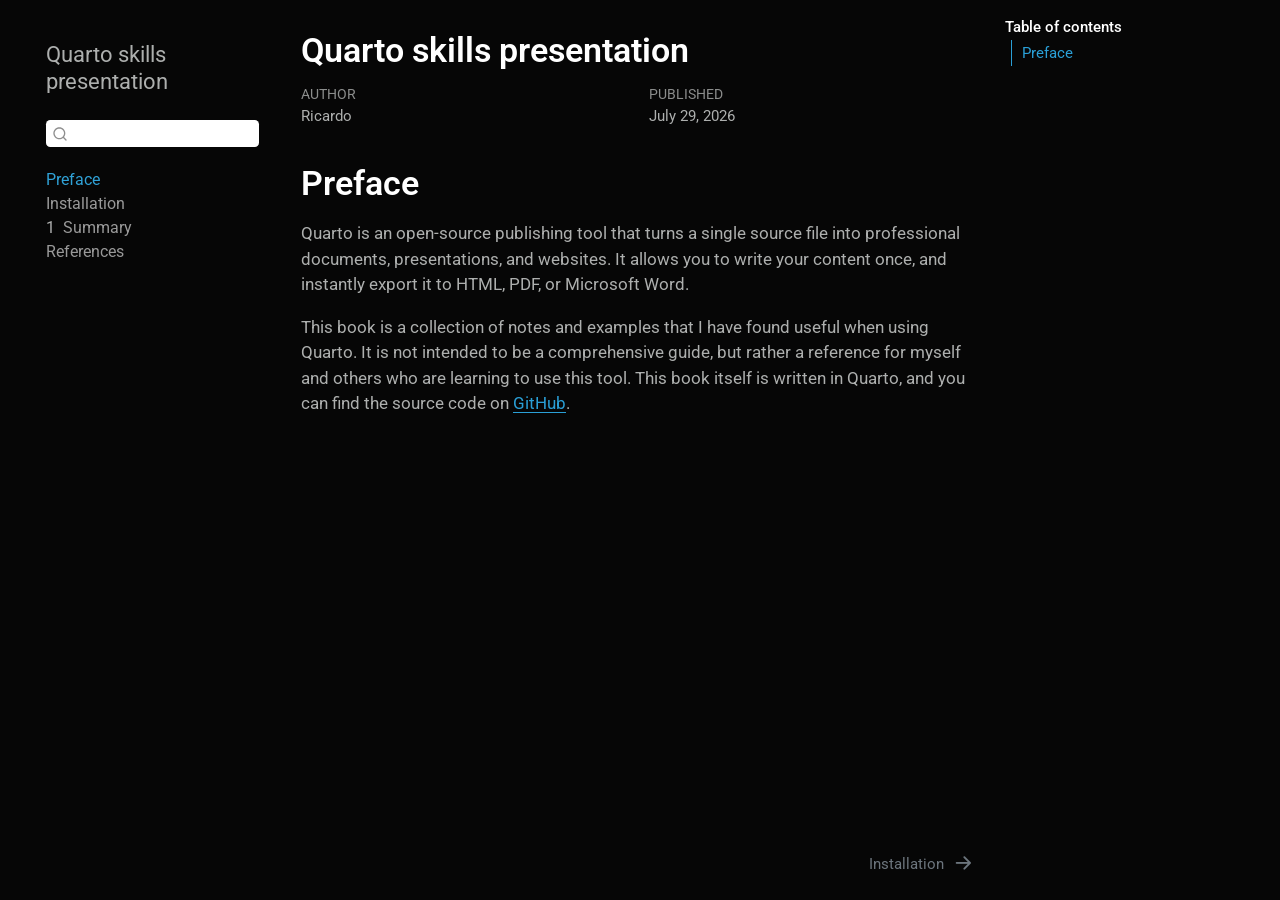
<file: _book/index.html>
<!DOCTYPE html>
<html xmlns="http://www.w3.org/1999/xhtml" lang="en" xml:lang="en"><head>

<meta charset="utf-8">
<meta name="generator" content="quarto-1.8.25">

<meta name="viewport" content="width=device-width, initial-scale=1.0, user-scalable=yes">

<meta name="author" content="Ricardo">
<meta name="dcterms.date" content="2026-07-29">

<title>Quarto skills presentation</title>
<style>
code{white-space: pre-wrap;}
span.smallcaps{font-variant: small-caps;}
div.columns{display: flex; gap: min(4vw, 1.5em);}
div.column{flex: auto; overflow-x: auto;}
div.hanging-indent{margin-left: 1.5em; text-indent: -1.5em;}
ul.task-list{list-style: none;}
ul.task-list li input[type="checkbox"] {
  width: 0.8em;
  margin: 0 0.8em 0.2em -1em; /* quarto-specific, see https://github.com/quarto-dev/quarto-cli/issues/4556 */ 
  vertical-align: middle;
}
</style>


<script src="site_libs/quarto-nav/quarto-nav.js"></script>
<script src="site_libs/quarto-nav/headroom.min.js"></script>
<script src="site_libs/clipboard/clipboard.min.js"></script>
<script src="site_libs/quarto-search/autocomplete.umd.js"></script>
<script src="site_libs/quarto-search/fuse.min.js"></script>
<script src="site_libs/quarto-search/quarto-search.js"></script>
<meta name="quarto:offset" content="./">
<link href="./intro.html" rel="next">
<script src="site_libs/quarto-html/quarto.js" type="module"></script>
<script src="site_libs/quarto-html/tabsets/tabsets.js" type="module"></script>
<script src="site_libs/quarto-html/axe/axe-check.js" type="module"></script>
<script src="site_libs/quarto-html/popper.min.js"></script>
<script src="site_libs/quarto-html/tippy.umd.min.js"></script>
<script src="site_libs/quarto-html/anchor.min.js"></script>
<link href="site_libs/quarto-html/tippy.css" rel="stylesheet">
<link href="site_libs/quarto-html/quarto-syntax-highlighting-dark-707d8167ce6003fca903bfe2be84ab7f.css" rel="stylesheet" id="quarto-text-highlighting-styles">
<script src="site_libs/bootstrap/bootstrap.min.js"></script>
<link href="site_libs/bootstrap/bootstrap-icons.css" rel="stylesheet">
<link href="site_libs/bootstrap/bootstrap-f989f0be0083fdbf4c28dfc72193fa8f.min.css" rel="stylesheet" append-hash="true" id="quarto-bootstrap" data-mode="dark">
<script id="quarto-search-options" type="application/json">{
  "location": "sidebar",
  "copy-button": false,
  "collapse-after": 3,
  "panel-placement": "start",
  "type": "textbox",
  "limit": 50,
  "keyboard-shortcut": [
    "f",
    "/",
    "s"
  ],
  "show-item-context": false,
  "language": {
    "search-no-results-text": "No results",
    "search-matching-documents-text": "matching documents",
    "search-copy-link-title": "Copy link to search",
    "search-hide-matches-text": "Hide additional matches",
    "search-more-match-text": "more match in this document",
    "search-more-matches-text": "more matches in this document",
    "search-clear-button-title": "Clear",
    "search-text-placeholder": "",
    "search-detached-cancel-button-title": "Cancel",
    "search-submit-button-title": "Submit",
    "search-label": "Search"
  }
}</script>


</head>

<body class="nav-sidebar floating quarto-light">

<div id="quarto-search-results"></div>
  <header id="quarto-header" class="headroom fixed-top">
  <nav class="quarto-secondary-nav">
    <div class="container-fluid d-flex">
      <button type="button" class="quarto-btn-toggle btn" data-bs-toggle="collapse" role="button" data-bs-target=".quarto-sidebar-collapse-item" aria-controls="quarto-sidebar" aria-expanded="false" aria-label="Toggle sidebar navigation" onclick="if (window.quartoToggleHeadroom) { window.quartoToggleHeadroom(); }">
        <i class="bi bi-layout-text-sidebar-reverse"></i>
      </button>
        <nav class="quarto-page-breadcrumbs" aria-label="breadcrumb"><ol class="breadcrumb"><li class="breadcrumb-item"><a href="./index.html">Preface</a></li></ol></nav>
        <a class="flex-grow-1" role="navigation" data-bs-toggle="collapse" data-bs-target=".quarto-sidebar-collapse-item" aria-controls="quarto-sidebar" aria-expanded="false" aria-label="Toggle sidebar navigation" onclick="if (window.quartoToggleHeadroom) { window.quartoToggleHeadroom(); }">      
        </a>
      <button type="button" class="btn quarto-search-button" aria-label="Search" onclick="window.quartoOpenSearch();">
        <i class="bi bi-search"></i>
      </button>
    </div>
  </nav>
</header>
<!-- content -->
<div id="quarto-content" class="quarto-container page-columns page-rows-contents page-layout-article">
<!-- sidebar -->
  <nav id="quarto-sidebar" class="sidebar collapse collapse-horizontal quarto-sidebar-collapse-item sidebar-navigation floating overflow-auto">
    <div class="pt-lg-2 mt-2 text-left sidebar-header sidebar-header-stacked">
      <a href="./index.html" class="sidebar-logo-link">
      </a>
    <div class="sidebar-title mb-0 py-0">
      <a href="./">Quarto skills presentation</a> 
    </div>
      </div>
        <div class="mt-2 flex-shrink-0 align-items-center">
        <div class="sidebar-search">
        <div id="quarto-search" class="" title="Search"></div>
        </div>
        </div>
    <div class="sidebar-menu-container"> 
    <ul class="list-unstyled mt-1">
        <li class="sidebar-item">
  <div class="sidebar-item-container"> 
  <a href="./index.html" class="sidebar-item-text sidebar-link active">
 <span class="menu-text">Preface</span></a>
  </div>
</li>
        <li class="sidebar-item">
  <div class="sidebar-item-container"> 
  <a href="./intro.html" class="sidebar-item-text sidebar-link">
 <span class="menu-text">Installation</span></a>
  </div>
</li>
        <li class="sidebar-item">
  <div class="sidebar-item-container"> 
  <a href="./summary.html" class="sidebar-item-text sidebar-link">
 <span class="menu-text"><span class="chapter-number">1</span>&nbsp; <span class="chapter-title">Summary</span></span></a>
  </div>
</li>
        <li class="sidebar-item">
  <div class="sidebar-item-container"> 
  <a href="./references.html" class="sidebar-item-text sidebar-link">
 <span class="menu-text">References</span></a>
  </div>
</li>
    </ul>
    </div>
</nav>
<div id="quarto-sidebar-glass" class="quarto-sidebar-collapse-item" data-bs-toggle="collapse" data-bs-target=".quarto-sidebar-collapse-item"></div>
<!-- margin-sidebar -->
    <div id="quarto-margin-sidebar" class="sidebar margin-sidebar">
        <nav id="TOC" role="doc-toc" class="toc-active">
    <h2 id="toc-title">Table of contents</h2>
   
  <ul>
  <li><a href="#preface" id="toc-preface" class="nav-link active" data-scroll-target="#preface">Preface</a></li>
  </ul>
</nav>
    </div>
<!-- main -->
<main class="content" id="quarto-document-content">

<header id="title-block-header" class="quarto-title-block default">
<div class="quarto-title">
<h1 class="title">Quarto skills presentation</h1>
</div>



<div class="quarto-title-meta">

    <div>
    <div class="quarto-title-meta-heading">Author</div>
    <div class="quarto-title-meta-contents">
             <p>Ricardo </p>
          </div>
  </div>
    
    <div>
    <div class="quarto-title-meta-heading">Published</div>
    <div class="quarto-title-meta-contents">
      <p class="date">July 29, 2026</p>
    </div>
  </div>
  
    
  </div>
  


</header>


<section id="preface" class="level1 unnumbered">
<h1 class="unnumbered">Preface</h1>
<p>Quarto is an open-source publishing tool that turns a single source file into professional documents, presentations, and websites. It allows you to write your content once, and instantly export it to HTML, PDF, or Microsoft Word.</p>
<p>This book is a collection of notes and examples that I have found useful when using Quarto. It is not intended to be a comprehensive guide, but rather a reference for myself and others who are learning to use this tool. This book itself is written in Quarto, and you can find the source code on <a href="https://github.com/CritalMediumBlue/quartoTutorial">GitHub</a>.</p>


</section>

</main> <!-- /main -->
<script id="quarto-html-after-body" type="application/javascript">
  window.document.addEventListener("DOMContentLoaded", function (event) {
    const icon = "";
    const anchorJS = new window.AnchorJS();
    anchorJS.options = {
      placement: 'right',
      icon: icon
    };
    anchorJS.add('.anchored');
    const isCodeAnnotation = (el) => {
      for (const clz of el.classList) {
        if (clz.startsWith('code-annotation-')) {                     
          return true;
        }
      }
      return false;
    }
    const onCopySuccess = function(e) {
      // button target
      const button = e.trigger;
      // don't keep focus
      button.blur();
      // flash "checked"
      button.classList.add('code-copy-button-checked');
      var currentTitle = button.getAttribute("title");
      button.setAttribute("title", "Copied!");
      let tooltip;
      if (window.bootstrap) {
        button.setAttribute("data-bs-toggle", "tooltip");
        button.setAttribute("data-bs-placement", "left");
        button.setAttribute("data-bs-title", "Copied!");
        tooltip = new bootstrap.Tooltip(button, 
          { trigger: "manual", 
            customClass: "code-copy-button-tooltip",
            offset: [0, -8]});
        tooltip.show();    
      }
      setTimeout(function() {
        if (tooltip) {
          tooltip.hide();
          button.removeAttribute("data-bs-title");
          button.removeAttribute("data-bs-toggle");
          button.removeAttribute("data-bs-placement");
        }
        button.setAttribute("title", currentTitle);
        button.classList.remove('code-copy-button-checked');
      }, 1000);
      // clear code selection
      e.clearSelection();
    }
    const getTextToCopy = function(trigger) {
      const outerScaffold = trigger.parentElement.cloneNode(true);
      const codeEl = outerScaffold.querySelector('code');
      for (const childEl of codeEl.children) {
        if (isCodeAnnotation(childEl)) {
          childEl.remove();
        }
      }
      return codeEl.innerText;
    }
    const clipboard = new window.ClipboardJS('.code-copy-button:not([data-in-quarto-modal])', {
      text: getTextToCopy
    });
    clipboard.on('success', onCopySuccess);
    if (window.document.getElementById('quarto-embedded-source-code-modal')) {
      const clipboardModal = new window.ClipboardJS('.code-copy-button[data-in-quarto-modal]', {
        text: getTextToCopy,
        container: window.document.getElementById('quarto-embedded-source-code-modal')
      });
      clipboardModal.on('success', onCopySuccess);
    }
      var localhostRegex = new RegExp(/^(?:http|https):\/\/localhost\:?[0-9]*\//);
      var mailtoRegex = new RegExp(/^mailto:/);
        var filterRegex = new RegExp('/' + window.location.host + '/');
      var isInternal = (href) => {
          return filterRegex.test(href) || localhostRegex.test(href) || mailtoRegex.test(href);
      }
      // Inspect non-navigation links and adorn them if external
     var links = window.document.querySelectorAll('a[href]:not(.nav-link):not(.navbar-brand):not(.toc-action):not(.sidebar-link):not(.sidebar-item-toggle):not(.pagination-link):not(.no-external):not([aria-hidden]):not(.dropdown-item):not(.quarto-navigation-tool):not(.about-link)');
      for (var i=0; i<links.length; i++) {
        const link = links[i];
        if (!isInternal(link.href)) {
          // undo the damage that might have been done by quarto-nav.js in the case of
          // links that we want to consider external
          if (link.dataset.originalHref !== undefined) {
            link.href = link.dataset.originalHref;
          }
        }
      }
    function tippyHover(el, contentFn, onTriggerFn, onUntriggerFn) {
      const config = {
        allowHTML: true,
        maxWidth: 500,
        delay: 100,
        arrow: false,
        appendTo: function(el) {
            return el.parentElement;
        },
        interactive: true,
        interactiveBorder: 10,
        theme: 'quarto',
        placement: 'bottom-start',
      };
      if (contentFn) {
        config.content = contentFn;
      }
      if (onTriggerFn) {
        config.onTrigger = onTriggerFn;
      }
      if (onUntriggerFn) {
        config.onUntrigger = onUntriggerFn;
      }
      window.tippy(el, config); 
    }
    const noterefs = window.document.querySelectorAll('a[role="doc-noteref"]');
    for (var i=0; i<noterefs.length; i++) {
      const ref = noterefs[i];
      tippyHover(ref, function() {
        // use id or data attribute instead here
        let href = ref.getAttribute('data-footnote-href') || ref.getAttribute('href');
        try { href = new URL(href).hash; } catch {}
        const id = href.replace(/^#\/?/, "");
        const note = window.document.getElementById(id);
        if (note) {
          return note.innerHTML;
        } else {
          return "";
        }
      });
    }
    const xrefs = window.document.querySelectorAll('a.quarto-xref');
    const processXRef = (id, note) => {
      // Strip column container classes
      const stripColumnClz = (el) => {
        el.classList.remove("page-full", "page-columns");
        if (el.children) {
          for (const child of el.children) {
            stripColumnClz(child);
          }
        }
      }
      stripColumnClz(note)
      if (id === null || id.startsWith('sec-')) {
        // Special case sections, only their first couple elements
        const container = document.createElement("div");
        if (note.children && note.children.length > 2) {
          container.appendChild(note.children[0].cloneNode(true));
          for (let i = 1; i < note.children.length; i++) {
            const child = note.children[i];
            if (child.tagName === "P" && child.innerText === "") {
              continue;
            } else {
              container.appendChild(child.cloneNode(true));
              break;
            }
          }
          if (window.Quarto?.typesetMath) {
            window.Quarto.typesetMath(container);
          }
          return container.innerHTML
        } else {
          if (window.Quarto?.typesetMath) {
            window.Quarto.typesetMath(note);
          }
          return note.innerHTML;
        }
      } else {
        // Remove any anchor links if they are present
        const anchorLink = note.querySelector('a.anchorjs-link');
        if (anchorLink) {
          anchorLink.remove();
        }
        if (window.Quarto?.typesetMath) {
          window.Quarto.typesetMath(note);
        }
        if (note.classList.contains("callout")) {
          return note.outerHTML;
        } else {
          return note.innerHTML;
        }
      }
    }
    for (var i=0; i<xrefs.length; i++) {
      const xref = xrefs[i];
      tippyHover(xref, undefined, function(instance) {
        instance.disable();
        let url = xref.getAttribute('href');
        let hash = undefined; 
        if (url.startsWith('#')) {
          hash = url;
        } else {
          try { hash = new URL(url).hash; } catch {}
        }
        if (hash) {
          const id = hash.replace(/^#\/?/, "");
          const note = window.document.getElementById(id);
          if (note !== null) {
            try {
              const html = processXRef(id, note.cloneNode(true));
              instance.setContent(html);
            } finally {
              instance.enable();
              instance.show();
            }
          } else {
            // See if we can fetch this
            fetch(url.split('#')[0])
            .then(res => res.text())
            .then(html => {
              const parser = new DOMParser();
              const htmlDoc = parser.parseFromString(html, "text/html");
              const note = htmlDoc.getElementById(id);
              if (note !== null) {
                const html = processXRef(id, note);
                instance.setContent(html);
              } 
            }).finally(() => {
              instance.enable();
              instance.show();
            });
          }
        } else {
          // See if we can fetch a full url (with no hash to target)
          // This is a special case and we should probably do some content thinning / targeting
          fetch(url)
          .then(res => res.text())
          .then(html => {
            const parser = new DOMParser();
            const htmlDoc = parser.parseFromString(html, "text/html");
            const note = htmlDoc.querySelector('main.content');
            if (note !== null) {
              // This should only happen for chapter cross references
              // (since there is no id in the URL)
              // remove the first header
              if (note.children.length > 0 && note.children[0].tagName === "HEADER") {
                note.children[0].remove();
              }
              const html = processXRef(null, note);
              instance.setContent(html);
            } 
          }).finally(() => {
            instance.enable();
            instance.show();
          });
        }
      }, function(instance) {
      });
    }
        let selectedAnnoteEl;
        const selectorForAnnotation = ( cell, annotation) => {
          let cellAttr = 'data-code-cell="' + cell + '"';
          let lineAttr = 'data-code-annotation="' +  annotation + '"';
          const selector = 'span[' + cellAttr + '][' + lineAttr + ']';
          return selector;
        }
        const selectCodeLines = (annoteEl) => {
          const doc = window.document;
          const targetCell = annoteEl.getAttribute("data-target-cell");
          const targetAnnotation = annoteEl.getAttribute("data-target-annotation");
          const annoteSpan = window.document.querySelector(selectorForAnnotation(targetCell, targetAnnotation));
          const lines = annoteSpan.getAttribute("data-code-lines").split(",");
          const lineIds = lines.map((line) => {
            return targetCell + "-" + line;
          })
          let top = null;
          let height = null;
          let parent = null;
          if (lineIds.length > 0) {
              //compute the position of the single el (top and bottom and make a div)
              const el = window.document.getElementById(lineIds[0]);
              top = el.offsetTop;
              height = el.offsetHeight;
              parent = el.parentElement.parentElement;
            if (lineIds.length > 1) {
              const lastEl = window.document.getElementById(lineIds[lineIds.length - 1]);
              const bottom = lastEl.offsetTop + lastEl.offsetHeight;
              height = bottom - top;
            }
            if (top !== null && height !== null && parent !== null) {
              // cook up a div (if necessary) and position it 
              let div = window.document.getElementById("code-annotation-line-highlight");
              if (div === null) {
                div = window.document.createElement("div");
                div.setAttribute("id", "code-annotation-line-highlight");
                div.style.position = 'absolute';
                parent.appendChild(div);
              }
              div.style.top = top - 2 + "px";
              div.style.height = height + 4 + "px";
              div.style.left = 0;
              let gutterDiv = window.document.getElementById("code-annotation-line-highlight-gutter");
              if (gutterDiv === null) {
                gutterDiv = window.document.createElement("div");
                gutterDiv.setAttribute("id", "code-annotation-line-highlight-gutter");
                gutterDiv.style.position = 'absolute';
                const codeCell = window.document.getElementById(targetCell);
                const gutter = codeCell.querySelector('.code-annotation-gutter');
                gutter.appendChild(gutterDiv);
              }
              gutterDiv.style.top = top - 2 + "px";
              gutterDiv.style.height = height + 4 + "px";
            }
            selectedAnnoteEl = annoteEl;
          }
        };
        const unselectCodeLines = () => {
          const elementsIds = ["code-annotation-line-highlight", "code-annotation-line-highlight-gutter"];
          elementsIds.forEach((elId) => {
            const div = window.document.getElementById(elId);
            if (div) {
              div.remove();
            }
          });
          selectedAnnoteEl = undefined;
        };
          // Handle positioning of the toggle
      window.addEventListener(
        "resize",
        throttle(() => {
          elRect = undefined;
          if (selectedAnnoteEl) {
            selectCodeLines(selectedAnnoteEl);
          }
        }, 10)
      );
      function throttle(fn, ms) {
      let throttle = false;
      let timer;
        return (...args) => {
          if(!throttle) { // first call gets through
              fn.apply(this, args);
              throttle = true;
          } else { // all the others get throttled
              if(timer) clearTimeout(timer); // cancel #2
              timer = setTimeout(() => {
                fn.apply(this, args);
                timer = throttle = false;
              }, ms);
          }
        };
      }
        // Attach click handler to the DT
        const annoteDls = window.document.querySelectorAll('dt[data-target-cell]');
        for (const annoteDlNode of annoteDls) {
          annoteDlNode.addEventListener('click', (event) => {
            const clickedEl = event.target;
            if (clickedEl !== selectedAnnoteEl) {
              unselectCodeLines();
              const activeEl = window.document.querySelector('dt[data-target-cell].code-annotation-active');
              if (activeEl) {
                activeEl.classList.remove('code-annotation-active');
              }
              selectCodeLines(clickedEl);
              clickedEl.classList.add('code-annotation-active');
            } else {
              // Unselect the line
              unselectCodeLines();
              clickedEl.classList.remove('code-annotation-active');
            }
          });
        }
    const findCites = (el) => {
      const parentEl = el.parentElement;
      if (parentEl) {
        const cites = parentEl.dataset.cites;
        if (cites) {
          return {
            el,
            cites: cites.split(' ')
          };
        } else {
          return findCites(el.parentElement)
        }
      } else {
        return undefined;
      }
    };
    var bibliorefs = window.document.querySelectorAll('a[role="doc-biblioref"]');
    for (var i=0; i<bibliorefs.length; i++) {
      const ref = bibliorefs[i];
      const citeInfo = findCites(ref);
      if (citeInfo) {
        tippyHover(citeInfo.el, function() {
          var popup = window.document.createElement('div');
          citeInfo.cites.forEach(function(cite) {
            var citeDiv = window.document.createElement('div');
            citeDiv.classList.add('hanging-indent');
            citeDiv.classList.add('csl-entry');
            var biblioDiv = window.document.getElementById('ref-' + cite);
            if (biblioDiv) {
              citeDiv.innerHTML = biblioDiv.innerHTML;
            }
            popup.appendChild(citeDiv);
          });
          return popup.innerHTML;
        });
      }
    }
  });
  </script>
<nav class="page-navigation">
  <div class="nav-page nav-page-previous">
  </div>
  <div class="nav-page nav-page-next">
      <a href="./intro.html" class="pagination-link" aria-label="Installation">
        <span class="nav-page-text">Installation</span> <i class="bi bi-arrow-right-short"></i>
      </a>
  </div>
</nav>
</div> <!-- /content -->




</body></html>
</file>
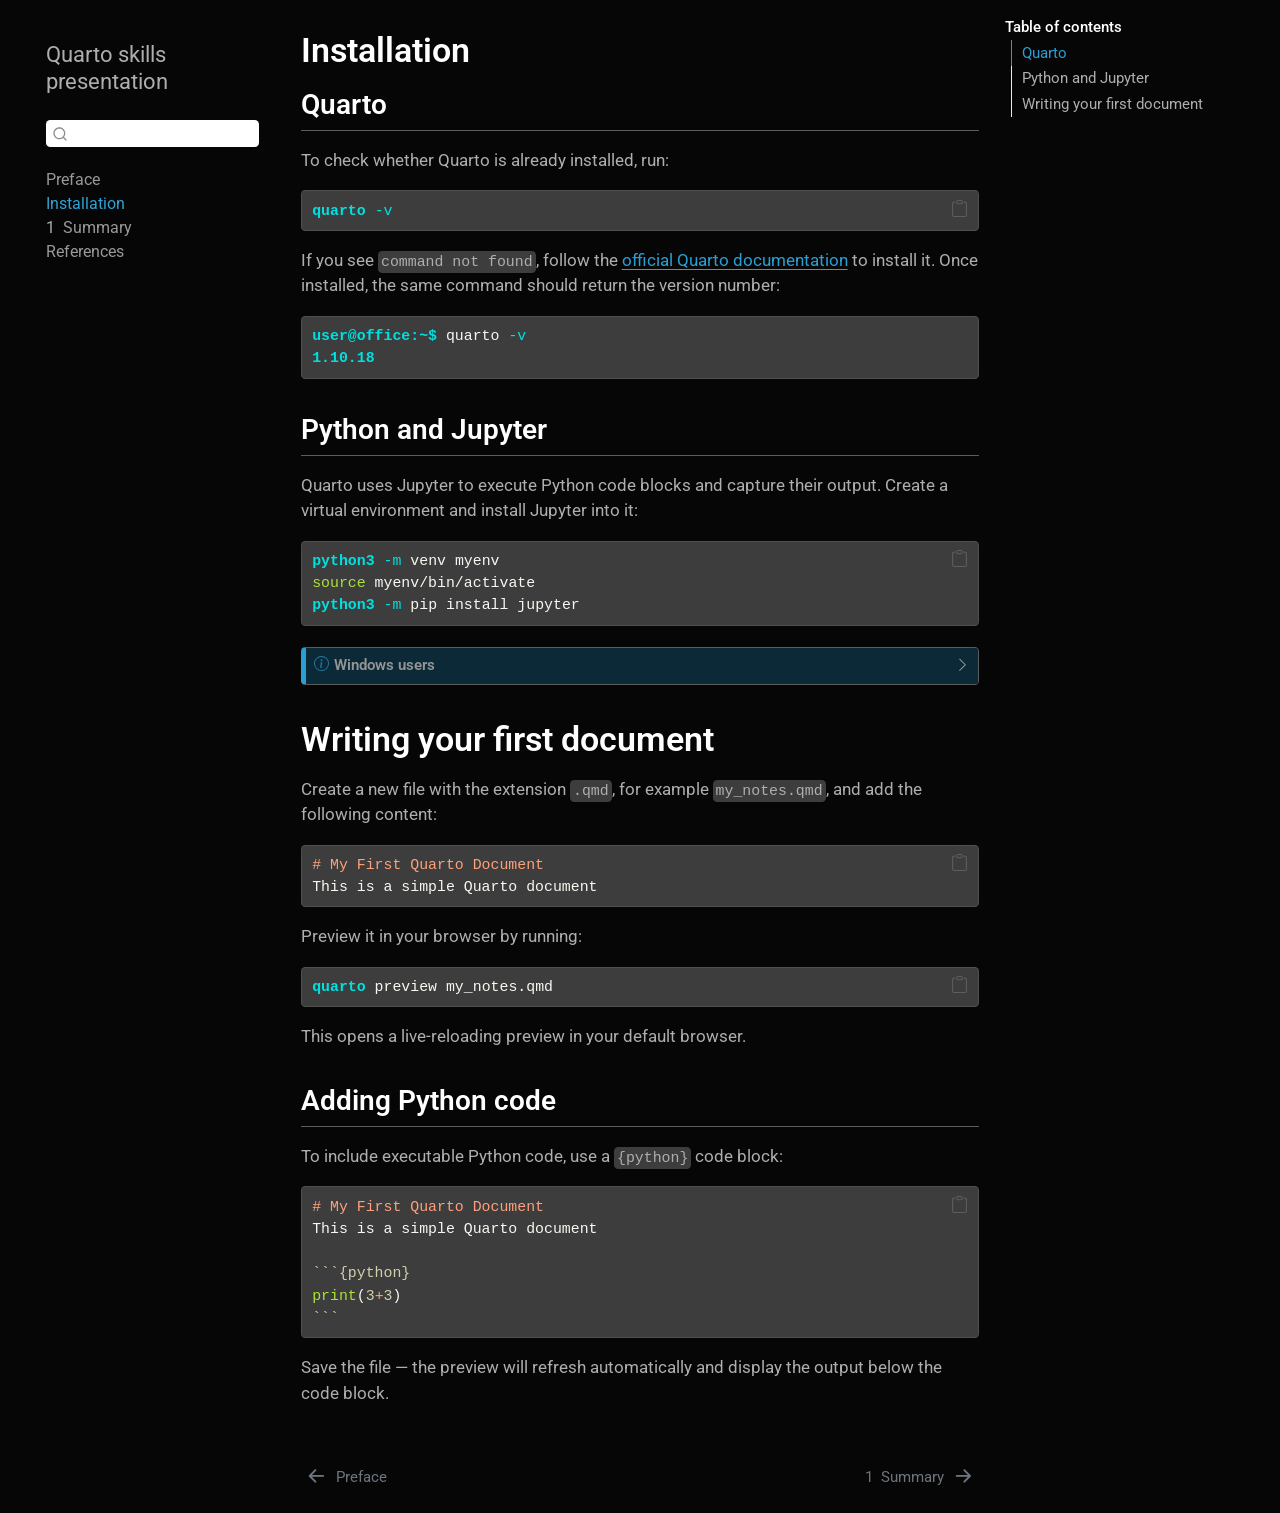
<file: _book/intro.html>
<!DOCTYPE html>
<html xmlns="http://www.w3.org/1999/xhtml" lang="en" xml:lang="en"><head>

<meta charset="utf-8">
<meta name="generator" content="quarto-1.8.25">

<meta name="viewport" content="width=device-width, initial-scale=1.0, user-scalable=yes">


<title>Installation – Quarto skills presentation</title>
<style>
code{white-space: pre-wrap;}
span.smallcaps{font-variant: small-caps;}
div.columns{display: flex; gap: min(4vw, 1.5em);}
div.column{flex: auto; overflow-x: auto;}
div.hanging-indent{margin-left: 1.5em; text-indent: -1.5em;}
ul.task-list{list-style: none;}
ul.task-list li input[type="checkbox"] {
  width: 0.8em;
  margin: 0 0.8em 0.2em -1em; /* quarto-specific, see https://github.com/quarto-dev/quarto-cli/issues/4556 */ 
  vertical-align: middle;
}
/* CSS for syntax highlighting */
html { -webkit-text-size-adjust: 100%; }
pre > code.sourceCode { white-space: pre; position: relative; }
pre > code.sourceCode > span { display: inline-block; line-height: 1.25; }
pre > code.sourceCode > span:empty { height: 1.2em; }
.sourceCode { overflow: visible; }
code.sourceCode > span { color: inherit; text-decoration: inherit; }
div.sourceCode { margin: 1em 0; }
pre.sourceCode { margin: 0; }
@media screen {
div.sourceCode { overflow: auto; }
}
@media print {
pre > code.sourceCode { white-space: pre-wrap; }
pre > code.sourceCode > span { text-indent: -5em; padding-left: 5em; }
}
pre.numberSource code
  { counter-reset: source-line 0; }
pre.numberSource code > span
  { position: relative; left: -4em; counter-increment: source-line; }
pre.numberSource code > span > a:first-child::before
  { content: counter(source-line);
    position: relative; left: -1em; text-align: right; vertical-align: baseline;
    border: none; display: inline-block;
    -webkit-touch-callout: none; -webkit-user-select: none;
    -khtml-user-select: none; -moz-user-select: none;
    -ms-user-select: none; user-select: none;
    padding: 0 4px; width: 4em;
  }
pre.numberSource { margin-left: 3em;  padding-left: 4px; }
div.sourceCode
  {   }
@media screen {
pre > code.sourceCode > span > a:first-child::before { text-decoration: underline; }
}
</style>


<script src="site_libs/quarto-nav/quarto-nav.js"></script>
<script src="site_libs/quarto-nav/headroom.min.js"></script>
<script src="site_libs/clipboard/clipboard.min.js"></script>
<script src="site_libs/quarto-search/autocomplete.umd.js"></script>
<script src="site_libs/quarto-search/fuse.min.js"></script>
<script src="site_libs/quarto-search/quarto-search.js"></script>
<meta name="quarto:offset" content="./">
<link href="./summary.html" rel="next">
<link href="./index.html" rel="prev">
<script src="site_libs/quarto-html/quarto.js" type="module"></script>
<script src="site_libs/quarto-html/tabsets/tabsets.js" type="module"></script>
<script src="site_libs/quarto-html/axe/axe-check.js" type="module"></script>
<script src="site_libs/quarto-html/popper.min.js"></script>
<script src="site_libs/quarto-html/tippy.umd.min.js"></script>
<script src="site_libs/quarto-html/anchor.min.js"></script>
<link href="site_libs/quarto-html/tippy.css" rel="stylesheet">
<link href="site_libs/quarto-html/quarto-syntax-highlighting-dark-707d8167ce6003fca903bfe2be84ab7f.css" rel="stylesheet" id="quarto-text-highlighting-styles">
<script src="site_libs/bootstrap/bootstrap.min.js"></script>
<link href="site_libs/bootstrap/bootstrap-icons.css" rel="stylesheet">
<link href="site_libs/bootstrap/bootstrap-5d69478a6298c80ab6194bbe8a970f42.min.css" rel="stylesheet" append-hash="true" id="quarto-bootstrap" data-mode="dark">
<script id="quarto-search-options" type="application/json">{
  "location": "sidebar",
  "copy-button": false,
  "collapse-after": 3,
  "panel-placement": "start",
  "type": "textbox",
  "limit": 50,
  "keyboard-shortcut": [
    "f",
    "/",
    "s"
  ],
  "show-item-context": false,
  "language": {
    "search-no-results-text": "No results",
    "search-matching-documents-text": "matching documents",
    "search-copy-link-title": "Copy link to search",
    "search-hide-matches-text": "Hide additional matches",
    "search-more-match-text": "more match in this document",
    "search-more-matches-text": "more matches in this document",
    "search-clear-button-title": "Clear",
    "search-text-placeholder": "",
    "search-detached-cancel-button-title": "Cancel",
    "search-submit-button-title": "Submit",
    "search-label": "Search"
  }
}</script>


<link rel="stylesheet" href="styles.css">
</head>

<body class="nav-sidebar floating quarto-light">

<div id="quarto-search-results"></div>
  <header id="quarto-header" class="headroom fixed-top">
  <nav class="quarto-secondary-nav">
    <div class="container-fluid d-flex">
      <button type="button" class="quarto-btn-toggle btn" data-bs-toggle="collapse" role="button" data-bs-target=".quarto-sidebar-collapse-item" aria-controls="quarto-sidebar" aria-expanded="false" aria-label="Toggle sidebar navigation" onclick="if (window.quartoToggleHeadroom) { window.quartoToggleHeadroom(); }">
        <i class="bi bi-layout-text-sidebar-reverse"></i>
      </button>
        <nav class="quarto-page-breadcrumbs" aria-label="breadcrumb"><ol class="breadcrumb"><li class="breadcrumb-item"><a href="./intro.html">Installation</a></li></ol></nav>
        <a class="flex-grow-1" role="navigation" data-bs-toggle="collapse" data-bs-target=".quarto-sidebar-collapse-item" aria-controls="quarto-sidebar" aria-expanded="false" aria-label="Toggle sidebar navigation" onclick="if (window.quartoToggleHeadroom) { window.quartoToggleHeadroom(); }">      
        </a>
      <button type="button" class="btn quarto-search-button" aria-label="Search" onclick="window.quartoOpenSearch();">
        <i class="bi bi-search"></i>
      </button>
    </div>
  </nav>
</header>
<!-- content -->
<div id="quarto-content" class="quarto-container page-columns page-rows-contents page-layout-article">
<!-- sidebar -->
  <nav id="quarto-sidebar" class="sidebar collapse collapse-horizontal quarto-sidebar-collapse-item sidebar-navigation floating overflow-auto">
    <div class="pt-lg-2 mt-2 text-left sidebar-header sidebar-header-stacked">
      <a href="./index.html" class="sidebar-logo-link">
      </a>
    <div class="sidebar-title mb-0 py-0">
      <a href="./">Quarto skills presentation</a> 
    </div>
      </div>
        <div class="mt-2 flex-shrink-0 align-items-center">
        <div class="sidebar-search">
        <div id="quarto-search" class="" title="Search"></div>
        </div>
        </div>
    <div class="sidebar-menu-container"> 
    <ul class="list-unstyled mt-1">
        <li class="sidebar-item">
  <div class="sidebar-item-container"> 
  <a href="./index.html" class="sidebar-item-text sidebar-link">
 <span class="menu-text">Preface</span></a>
  </div>
</li>
        <li class="sidebar-item">
  <div class="sidebar-item-container"> 
  <a href="./intro.html" class="sidebar-item-text sidebar-link active">
 <span class="menu-text">Installation</span></a>
  </div>
</li>
        <li class="sidebar-item">
  <div class="sidebar-item-container"> 
  <a href="./summary.html" class="sidebar-item-text sidebar-link">
 <span class="menu-text"><span class="chapter-number">1</span>&nbsp; <span class="chapter-title">Summary</span></span></a>
  </div>
</li>
        <li class="sidebar-item">
  <div class="sidebar-item-container"> 
  <a href="./references.html" class="sidebar-item-text sidebar-link">
 <span class="menu-text">References</span></a>
  </div>
</li>
    </ul>
    </div>
</nav>
<div id="quarto-sidebar-glass" class="quarto-sidebar-collapse-item" data-bs-toggle="collapse" data-bs-target=".quarto-sidebar-collapse-item"></div>
<!-- margin-sidebar -->
    <div id="quarto-margin-sidebar" class="sidebar margin-sidebar">
        <nav id="TOC" role="doc-toc" class="toc-active">
    <h2 id="toc-title">Table of contents</h2>
   
  <ul>
  <li><a href="#quarto" id="toc-quarto" class="nav-link active" data-scroll-target="#quarto">Quarto</a></li>
  <li><a href="#python-and-jupyter" id="toc-python-and-jupyter" class="nav-link" data-scroll-target="#python-and-jupyter">Python and Jupyter</a></li>
  <li><a href="#writing-your-first-document" id="toc-writing-your-first-document" class="nav-link" data-scroll-target="#writing-your-first-document">Writing your first document</a>
  <ul class="collapse">
  <li><a href="#adding-python-code" id="toc-adding-python-code" class="nav-link" data-scroll-target="#adding-python-code">Adding Python code</a></li>
  </ul></li>
  </ul>
</nav>
    </div>
<!-- main -->
<main class="content" id="quarto-document-content">

<header id="title-block-header" class="quarto-title-block default">
<div class="quarto-title">
<h1 class="title">Installation</h1>
</div>



<div class="quarto-title-meta">

    
  
    
  </div>
  


</header>


<section id="quarto" class="level2">
<h2 class="anchored" data-anchor-id="quarto">Quarto</h2>
<p>To check whether Quarto is already installed, run:</p>
<div class="code-copy-outer-scaffold"><div class="sourceCode" id="cb1"><pre class="sourceCode bash code-with-copy"><code class="sourceCode bash"><span id="cb1-1"><a href="#cb1-1" aria-hidden="true" tabindex="-1"></a><span class="ex">quarto</span> <span class="at">-v</span></span></code></pre></div><button title="Copy to Clipboard" class="code-copy-button"><i class="bi"></i></button></div>
<p>If you see <code>command not found</code>, follow the <a href="https://quarto.org/docs/get-started/">official Quarto documentation</a> to install it. Once installed, the same command should return the version number:</p>
<div data-code-copy="false">
<div class="code-copy-outer-scaffold"><div class="sourceCode" id="cb2"><pre class="sourceCode bash code-with-copy"><code class="sourceCode bash"><span id="cb2-1"><a href="#cb2-1" aria-hidden="true" tabindex="-1"></a><span class="ex">user@office:~$</span> quarto <span class="at">-v</span></span>
<span id="cb2-2"><a href="#cb2-2" aria-hidden="true" tabindex="-1"></a><span class="ex">1.10.18</span></span></code></pre></div><button title="Copy to Clipboard" class="code-copy-button"><i class="bi"></i></button></div>
</div>
</section>
<section id="python-and-jupyter" class="level2">
<h2 class="anchored" data-anchor-id="python-and-jupyter">Python and Jupyter</h2>
<p>Quarto uses Jupyter to execute Python code blocks and capture their output. Create a virtual environment and install Jupyter into it:</p>
<div class="code-copy-outer-scaffold"><div class="sourceCode" id="cb3"><pre class="sourceCode bash code-with-copy"><code class="sourceCode bash"><span id="cb3-1"><a href="#cb3-1" aria-hidden="true" tabindex="-1"></a><span class="ex">python3</span> <span class="at">-m</span> venv myenv</span>
<span id="cb3-2"><a href="#cb3-2" aria-hidden="true" tabindex="-1"></a><span class="bu">source</span> myenv/bin/activate</span>
<span id="cb3-3"><a href="#cb3-3" aria-hidden="true" tabindex="-1"></a><span class="ex">python3</span> <span class="at">-m</span> pip install jupyter</span></code></pre></div><button title="Copy to Clipboard" class="code-copy-button"><i class="bi"></i></button></div>
<div class="callout callout-style-default callout-note callout-titled" title="Windows users">
<div class="callout-header d-flex align-content-center collapsed" data-bs-toggle="collapse" data-bs-target=".callout-1-contents" aria-controls="callout-1" aria-expanded="false" aria-label="Toggle callout">
<div class="callout-icon-container">
<i class="callout-icon"></i>
</div>
<div class="callout-title-container flex-fill">
<span class="screen-reader-only">Note</span>Windows users
</div>
<div class="callout-btn-toggle d-inline-block border-0 py-1 ps-1 pe-0 float-end"><i class="callout-toggle"></i></div>
</div>
<div id="callout-1" class="callout-1-contents callout-collapse collapse">
<div class="callout-body-container callout-body">
<p>Activate the virtual environment in PowerShell with:</p>
<div class="code-copy-outer-scaffold"><div class="sourceCode" id="cb4"><pre class="sourceCode powershell code-with-copy"><code class="sourceCode powershell"><span id="cb4-1"><a href="#cb4-1" aria-hidden="true" tabindex="-1"></a>myenv\Scripts\Activate<span class="op">.</span><span class="fu">ps1</span></span></code></pre></div><button title="Copy to Clipboard" class="code-copy-button"><i class="bi"></i></button></div>
<p>or in Command Prompt with:</p>
<div class="code-copy-outer-scaffold"><div class="sourceCode" id="cb5"><pre class="sourceCode cmd code-with-copy"><code class="sourceCode dosbat"><span id="cb5-1"><a href="#cb5-1" aria-hidden="true" tabindex="-1"></a>myenv\Scripts\activate.bat</span></code></pre></div><button title="Copy to Clipboard" class="code-copy-button"><i class="bi"></i></button></div>
<p>Then install Jupyter the same way: <code>python3 -m pip install jupyter</code></p>
</div>
</div>
</div>
</section>
<section id="writing-your-first-document" class="level1">
<h1>Writing your first document</h1>
<p>Create a new file with the extension <code>.qmd</code>, for example <code>my_notes.qmd</code>, and add the following content:</p>
<div class="code-copy-outer-scaffold"><div class="sourceCode" id="cb6"><pre class="sourceCode markdown code-with-copy"><code class="sourceCode markdown"><span id="cb6-1"><a href="#cb6-1" aria-hidden="true" tabindex="-1"></a><span class="fu"># My First Quarto Document</span></span>
<span id="cb6-2"><a href="#cb6-2" aria-hidden="true" tabindex="-1"></a>This is a simple Quarto document</span></code></pre></div><button title="Copy to Clipboard" class="code-copy-button"><i class="bi"></i></button></div>
<p>Preview it in your browser by running:</p>
<div class="code-copy-outer-scaffold"><div class="sourceCode" id="cb7"><pre class="sourceCode bash code-with-copy"><code class="sourceCode bash"><span id="cb7-1"><a href="#cb7-1" aria-hidden="true" tabindex="-1"></a><span class="ex">quarto</span> preview my_notes.qmd</span></code></pre></div><button title="Copy to Clipboard" class="code-copy-button"><i class="bi"></i></button></div>
<p>This opens a live-reloading preview in your default browser.</p>
<section id="adding-python-code" class="level2">
<h2 class="anchored" data-anchor-id="adding-python-code">Adding Python code</h2>
<p>To include executable Python code, use a <code>{python}</code> code block:</p>
<div class="code-copy-outer-scaffold"><div class="sourceCode" id="cb8"><pre class="sourceCode markdown code-with-copy"><code class="sourceCode markdown"><span id="cb8-1"><a href="#cb8-1" aria-hidden="true" tabindex="-1"></a><span class="fu"># My First Quarto Document</span></span>
<span id="cb8-2"><a href="#cb8-2" aria-hidden="true" tabindex="-1"></a>This is a simple Quarto document</span>
<span id="cb8-3"><a href="#cb8-3" aria-hidden="true" tabindex="-1"></a></span>
<span id="cb8-4"><a href="#cb8-4" aria-hidden="true" tabindex="-1"></a><span class="in">```{python}</span></span>
<span id="cb8-5"><a href="#cb8-5" aria-hidden="true" tabindex="-1"></a><span class="bu">print</span>(<span class="dv">3</span><span class="op">+</span><span class="dv">3</span>)</span>
<span id="cb8-6"><a href="#cb8-6" aria-hidden="true" tabindex="-1"></a><span class="in">```</span></span></code></pre></div><button title="Copy to Clipboard" class="code-copy-button"><i class="bi"></i></button></div>
<p>Save the file — the preview will refresh automatically and display the output below the code block.</p>


</section>
</section>

</main> <!-- /main -->
<script id="quarto-html-after-body" type="application/javascript">
  window.document.addEventListener("DOMContentLoaded", function (event) {
    const icon = "";
    const anchorJS = new window.AnchorJS();
    anchorJS.options = {
      placement: 'right',
      icon: icon
    };
    anchorJS.add('.anchored');
    const isCodeAnnotation = (el) => {
      for (const clz of el.classList) {
        if (clz.startsWith('code-annotation-')) {                     
          return true;
        }
      }
      return false;
    }
    const onCopySuccess = function(e) {
      // button target
      const button = e.trigger;
      // don't keep focus
      button.blur();
      // flash "checked"
      button.classList.add('code-copy-button-checked');
      var currentTitle = button.getAttribute("title");
      button.setAttribute("title", "Copied!");
      let tooltip;
      if (window.bootstrap) {
        button.setAttribute("data-bs-toggle", "tooltip");
        button.setAttribute("data-bs-placement", "left");
        button.setAttribute("data-bs-title", "Copied!");
        tooltip = new bootstrap.Tooltip(button, 
          { trigger: "manual", 
            customClass: "code-copy-button-tooltip",
            offset: [0, -8]});
        tooltip.show();    
      }
      setTimeout(function() {
        if (tooltip) {
          tooltip.hide();
          button.removeAttribute("data-bs-title");
          button.removeAttribute("data-bs-toggle");
          button.removeAttribute("data-bs-placement");
        }
        button.setAttribute("title", currentTitle);
        button.classList.remove('code-copy-button-checked');
      }, 1000);
      // clear code selection
      e.clearSelection();
    }
    const getTextToCopy = function(trigger) {
      const outerScaffold = trigger.parentElement.cloneNode(true);
      const codeEl = outerScaffold.querySelector('code');
      for (const childEl of codeEl.children) {
        if (isCodeAnnotation(childEl)) {
          childEl.remove();
        }
      }
      return codeEl.innerText;
    }
    const clipboard = new window.ClipboardJS('.code-copy-button:not([data-in-quarto-modal])', {
      text: getTextToCopy
    });
    clipboard.on('success', onCopySuccess);
    if (window.document.getElementById('quarto-embedded-source-code-modal')) {
      const clipboardModal = new window.ClipboardJS('.code-copy-button[data-in-quarto-modal]', {
        text: getTextToCopy,
        container: window.document.getElementById('quarto-embedded-source-code-modal')
      });
      clipboardModal.on('success', onCopySuccess);
    }
      var localhostRegex = new RegExp(/^(?:http|https):\/\/localhost\:?[0-9]*\//);
      var mailtoRegex = new RegExp(/^mailto:/);
        var filterRegex = new RegExp('/' + window.location.host + '/');
      var isInternal = (href) => {
          return filterRegex.test(href) || localhostRegex.test(href) || mailtoRegex.test(href);
      }
      // Inspect non-navigation links and adorn them if external
     var links = window.document.querySelectorAll('a[href]:not(.nav-link):not(.navbar-brand):not(.toc-action):not(.sidebar-link):not(.sidebar-item-toggle):not(.pagination-link):not(.no-external):not([aria-hidden]):not(.dropdown-item):not(.quarto-navigation-tool):not(.about-link)');
      for (var i=0; i<links.length; i++) {
        const link = links[i];
        if (!isInternal(link.href)) {
          // undo the damage that might have been done by quarto-nav.js in the case of
          // links that we want to consider external
          if (link.dataset.originalHref !== undefined) {
            link.href = link.dataset.originalHref;
          }
        }
      }
    function tippyHover(el, contentFn, onTriggerFn, onUntriggerFn) {
      const config = {
        allowHTML: true,
        maxWidth: 500,
        delay: 100,
        arrow: false,
        appendTo: function(el) {
            return el.parentElement;
        },
        interactive: true,
        interactiveBorder: 10,
        theme: 'quarto',
        placement: 'bottom-start',
      };
      if (contentFn) {
        config.content = contentFn;
      }
      if (onTriggerFn) {
        config.onTrigger = onTriggerFn;
      }
      if (onUntriggerFn) {
        config.onUntrigger = onUntriggerFn;
      }
      window.tippy(el, config); 
    }
    const noterefs = window.document.querySelectorAll('a[role="doc-noteref"]');
    for (var i=0; i<noterefs.length; i++) {
      const ref = noterefs[i];
      tippyHover(ref, function() {
        // use id or data attribute instead here
        let href = ref.getAttribute('data-footnote-href') || ref.getAttribute('href');
        try { href = new URL(href).hash; } catch {}
        const id = href.replace(/^#\/?/, "");
        const note = window.document.getElementById(id);
        if (note) {
          return note.innerHTML;
        } else {
          return "";
        }
      });
    }
    const xrefs = window.document.querySelectorAll('a.quarto-xref');
    const processXRef = (id, note) => {
      // Strip column container classes
      const stripColumnClz = (el) => {
        el.classList.remove("page-full", "page-columns");
        if (el.children) {
          for (const child of el.children) {
            stripColumnClz(child);
          }
        }
      }
      stripColumnClz(note)
      if (id === null || id.startsWith('sec-')) {
        // Special case sections, only their first couple elements
        const container = document.createElement("div");
        if (note.children && note.children.length > 2) {
          container.appendChild(note.children[0].cloneNode(true));
          for (let i = 1; i < note.children.length; i++) {
            const child = note.children[i];
            if (child.tagName === "P" && child.innerText === "") {
              continue;
            } else {
              container.appendChild(child.cloneNode(true));
              break;
            }
          }
          if (window.Quarto?.typesetMath) {
            window.Quarto.typesetMath(container);
          }
          return container.innerHTML
        } else {
          if (window.Quarto?.typesetMath) {
            window.Quarto.typesetMath(note);
          }
          return note.innerHTML;
        }
      } else {
        // Remove any anchor links if they are present
        const anchorLink = note.querySelector('a.anchorjs-link');
        if (anchorLink) {
          anchorLink.remove();
        }
        if (window.Quarto?.typesetMath) {
          window.Quarto.typesetMath(note);
        }
        if (note.classList.contains("callout")) {
          return note.outerHTML;
        } else {
          return note.innerHTML;
        }
      }
    }
    for (var i=0; i<xrefs.length; i++) {
      const xref = xrefs[i];
      tippyHover(xref, undefined, function(instance) {
        instance.disable();
        let url = xref.getAttribute('href');
        let hash = undefined; 
        if (url.startsWith('#')) {
          hash = url;
        } else {
          try { hash = new URL(url).hash; } catch {}
        }
        if (hash) {
          const id = hash.replace(/^#\/?/, "");
          const note = window.document.getElementById(id);
          if (note !== null) {
            try {
              const html = processXRef(id, note.cloneNode(true));
              instance.setContent(html);
            } finally {
              instance.enable();
              instance.show();
            }
          } else {
            // See if we can fetch this
            fetch(url.split('#')[0])
            .then(res => res.text())
            .then(html => {
              const parser = new DOMParser();
              const htmlDoc = parser.parseFromString(html, "text/html");
              const note = htmlDoc.getElementById(id);
              if (note !== null) {
                const html = processXRef(id, note);
                instance.setContent(html);
              } 
            }).finally(() => {
              instance.enable();
              instance.show();
            });
          }
        } else {
          // See if we can fetch a full url (with no hash to target)
          // This is a special case and we should probably do some content thinning / targeting
          fetch(url)
          .then(res => res.text())
          .then(html => {
            const parser = new DOMParser();
            const htmlDoc = parser.parseFromString(html, "text/html");
            const note = htmlDoc.querySelector('main.content');
            if (note !== null) {
              // This should only happen for chapter cross references
              // (since there is no id in the URL)
              // remove the first header
              if (note.children.length > 0 && note.children[0].tagName === "HEADER") {
                note.children[0].remove();
              }
              const html = processXRef(null, note);
              instance.setContent(html);
            } 
          }).finally(() => {
            instance.enable();
            instance.show();
          });
        }
      }, function(instance) {
      });
    }
        let selectedAnnoteEl;
        const selectorForAnnotation = ( cell, annotation) => {
          let cellAttr = 'data-code-cell="' + cell + '"';
          let lineAttr = 'data-code-annotation="' +  annotation + '"';
          const selector = 'span[' + cellAttr + '][' + lineAttr + ']';
          return selector;
        }
        const selectCodeLines = (annoteEl) => {
          const doc = window.document;
          const targetCell = annoteEl.getAttribute("data-target-cell");
          const targetAnnotation = annoteEl.getAttribute("data-target-annotation");
          const annoteSpan = window.document.querySelector(selectorForAnnotation(targetCell, targetAnnotation));
          const lines = annoteSpan.getAttribute("data-code-lines").split(",");
          const lineIds = lines.map((line) => {
            return targetCell + "-" + line;
          })
          let top = null;
          let height = null;
          let parent = null;
          if (lineIds.length > 0) {
              //compute the position of the single el (top and bottom and make a div)
              const el = window.document.getElementById(lineIds[0]);
              top = el.offsetTop;
              height = el.offsetHeight;
              parent = el.parentElement.parentElement;
            if (lineIds.length > 1) {
              const lastEl = window.document.getElementById(lineIds[lineIds.length - 1]);
              const bottom = lastEl.offsetTop + lastEl.offsetHeight;
              height = bottom - top;
            }
            if (top !== null && height !== null && parent !== null) {
              // cook up a div (if necessary) and position it 
              let div = window.document.getElementById("code-annotation-line-highlight");
              if (div === null) {
                div = window.document.createElement("div");
                div.setAttribute("id", "code-annotation-line-highlight");
                div.style.position = 'absolute';
                parent.appendChild(div);
              }
              div.style.top = top - 2 + "px";
              div.style.height = height + 4 + "px";
              div.style.left = 0;
              let gutterDiv = window.document.getElementById("code-annotation-line-highlight-gutter");
              if (gutterDiv === null) {
                gutterDiv = window.document.createElement("div");
                gutterDiv.setAttribute("id", "code-annotation-line-highlight-gutter");
                gutterDiv.style.position = 'absolute';
                const codeCell = window.document.getElementById(targetCell);
                const gutter = codeCell.querySelector('.code-annotation-gutter');
                gutter.appendChild(gutterDiv);
              }
              gutterDiv.style.top = top - 2 + "px";
              gutterDiv.style.height = height + 4 + "px";
            }
            selectedAnnoteEl = annoteEl;
          }
        };
        const unselectCodeLines = () => {
          const elementsIds = ["code-annotation-line-highlight", "code-annotation-line-highlight-gutter"];
          elementsIds.forEach((elId) => {
            const div = window.document.getElementById(elId);
            if (div) {
              div.remove();
            }
          });
          selectedAnnoteEl = undefined;
        };
          // Handle positioning of the toggle
      window.addEventListener(
        "resize",
        throttle(() => {
          elRect = undefined;
          if (selectedAnnoteEl) {
            selectCodeLines(selectedAnnoteEl);
          }
        }, 10)
      );
      function throttle(fn, ms) {
      let throttle = false;
      let timer;
        return (...args) => {
          if(!throttle) { // first call gets through
              fn.apply(this, args);
              throttle = true;
          } else { // all the others get throttled
              if(timer) clearTimeout(timer); // cancel #2
              timer = setTimeout(() => {
                fn.apply(this, args);
                timer = throttle = false;
              }, ms);
          }
        };
      }
        // Attach click handler to the DT
        const annoteDls = window.document.querySelectorAll('dt[data-target-cell]');
        for (const annoteDlNode of annoteDls) {
          annoteDlNode.addEventListener('click', (event) => {
            const clickedEl = event.target;
            if (clickedEl !== selectedAnnoteEl) {
              unselectCodeLines();
              const activeEl = window.document.querySelector('dt[data-target-cell].code-annotation-active');
              if (activeEl) {
                activeEl.classList.remove('code-annotation-active');
              }
              selectCodeLines(clickedEl);
              clickedEl.classList.add('code-annotation-active');
            } else {
              // Unselect the line
              unselectCodeLines();
              clickedEl.classList.remove('code-annotation-active');
            }
          });
        }
    const findCites = (el) => {
      const parentEl = el.parentElement;
      if (parentEl) {
        const cites = parentEl.dataset.cites;
        if (cites) {
          return {
            el,
            cites: cites.split(' ')
          };
        } else {
          return findCites(el.parentElement)
        }
      } else {
        return undefined;
      }
    };
    var bibliorefs = window.document.querySelectorAll('a[role="doc-biblioref"]');
    for (var i=0; i<bibliorefs.length; i++) {
      const ref = bibliorefs[i];
      const citeInfo = findCites(ref);
      if (citeInfo) {
        tippyHover(citeInfo.el, function() {
          var popup = window.document.createElement('div');
          citeInfo.cites.forEach(function(cite) {
            var citeDiv = window.document.createElement('div');
            citeDiv.classList.add('hanging-indent');
            citeDiv.classList.add('csl-entry');
            var biblioDiv = window.document.getElementById('ref-' + cite);
            if (biblioDiv) {
              citeDiv.innerHTML = biblioDiv.innerHTML;
            }
            popup.appendChild(citeDiv);
          });
          return popup.innerHTML;
        });
      }
    }
  });
  </script>
<nav class="page-navigation">
  <div class="nav-page nav-page-previous">
      <a href="./index.html" class="pagination-link" aria-label="Preface">
        <i class="bi bi-arrow-left-short"></i> <span class="nav-page-text">Preface</span>
      </a>          
  </div>
  <div class="nav-page nav-page-next">
      <a href="./summary.html" class="pagination-link" aria-label="Summary">
        <span class="nav-page-text"><span class="chapter-number">1</span>&nbsp; <span class="chapter-title">Summary</span></span> <i class="bi bi-arrow-right-short"></i>
      </a>
  </div>
</nav>
</div> <!-- /content -->




</body></html>
</file>
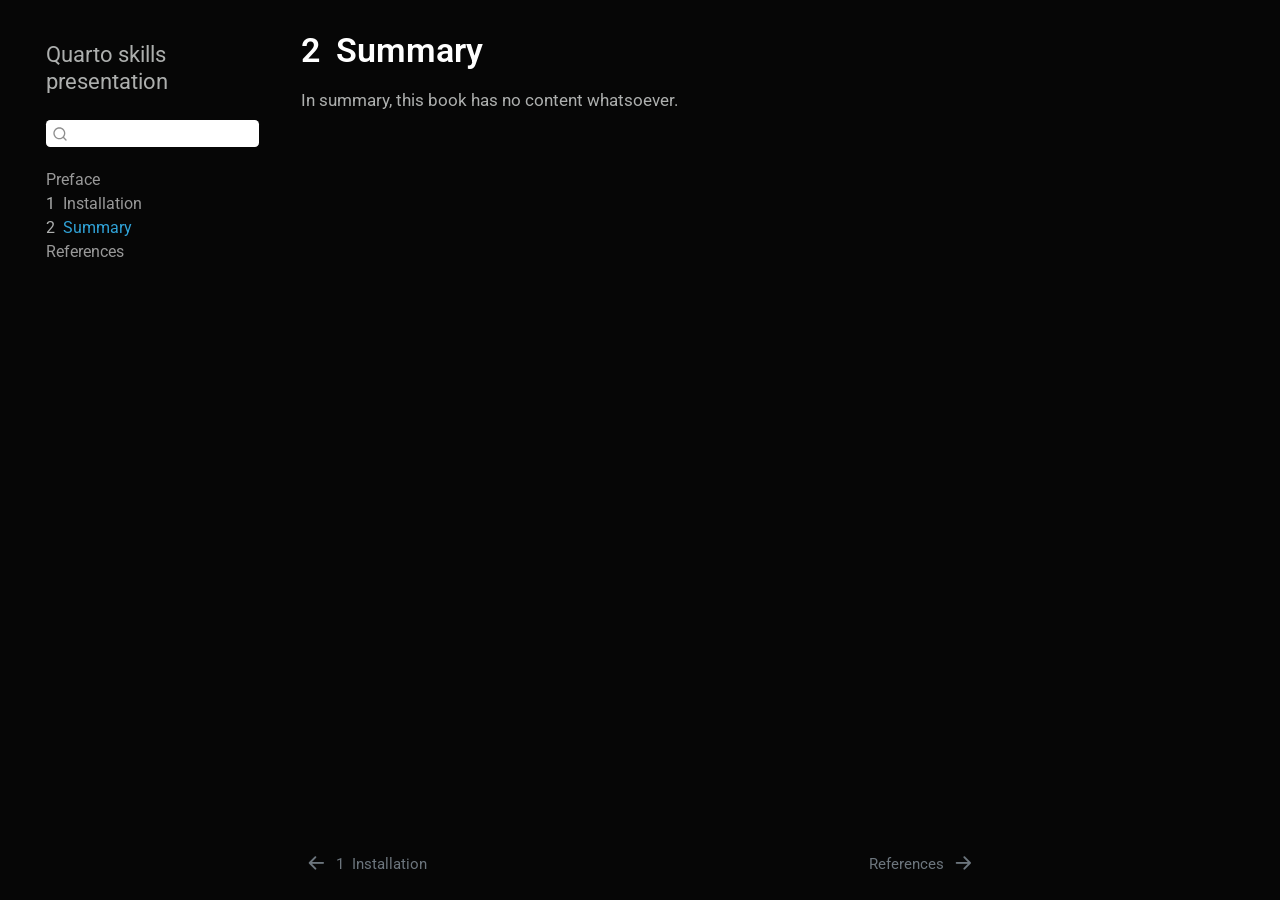
<file: _book/summary.html>
<!DOCTYPE html>
<html xmlns="http://www.w3.org/1999/xhtml" lang="en" xml:lang="en"><head>

<meta charset="utf-8">
<meta name="generator" content="quarto-1.8.25">

<meta name="viewport" content="width=device-width, initial-scale=1.0, user-scalable=yes">


<title>2&nbsp; Summary – Quarto skills presentation</title>
<style>
code{white-space: pre-wrap;}
span.smallcaps{font-variant: small-caps;}
div.columns{display: flex; gap: min(4vw, 1.5em);}
div.column{flex: auto; overflow-x: auto;}
div.hanging-indent{margin-left: 1.5em; text-indent: -1.5em;}
ul.task-list{list-style: none;}
ul.task-list li input[type="checkbox"] {
  width: 0.8em;
  margin: 0 0.8em 0.2em -1em; /* quarto-specific, see https://github.com/quarto-dev/quarto-cli/issues/4556 */ 
  vertical-align: middle;
}
</style>


<script src="site_libs/quarto-nav/quarto-nav.js"></script>
<script src="site_libs/quarto-nav/headroom.min.js"></script>
<script src="site_libs/clipboard/clipboard.min.js"></script>
<script src="site_libs/quarto-search/autocomplete.umd.js"></script>
<script src="site_libs/quarto-search/fuse.min.js"></script>
<script src="site_libs/quarto-search/quarto-search.js"></script>
<meta name="quarto:offset" content="./">
<link href="./references.html" rel="next">
<link href="./intro.html" rel="prev">
<script src="site_libs/quarto-html/quarto.js" type="module"></script>
<script src="site_libs/quarto-html/tabsets/tabsets.js" type="module"></script>
<script src="site_libs/quarto-html/axe/axe-check.js" type="module"></script>
<script src="site_libs/quarto-html/popper.min.js"></script>
<script src="site_libs/quarto-html/tippy.umd.min.js"></script>
<script src="site_libs/quarto-html/anchor.min.js"></script>
<link href="site_libs/quarto-html/tippy.css" rel="stylesheet">
<link href="site_libs/quarto-html/quarto-syntax-highlighting-dark-707d8167ce6003fca903bfe2be84ab7f.css" rel="stylesheet" id="quarto-text-highlighting-styles">
<script src="site_libs/bootstrap/bootstrap.min.js"></script>
<link href="site_libs/bootstrap/bootstrap-icons.css" rel="stylesheet">
<link href="site_libs/bootstrap/bootstrap-f989f0be0083fdbf4c28dfc72193fa8f.min.css" rel="stylesheet" append-hash="true" id="quarto-bootstrap" data-mode="dark">
<script id="quarto-search-options" type="application/json">{
  "location": "sidebar",
  "copy-button": false,
  "collapse-after": 3,
  "panel-placement": "start",
  "type": "textbox",
  "limit": 50,
  "keyboard-shortcut": [
    "f",
    "/",
    "s"
  ],
  "show-item-context": false,
  "language": {
    "search-no-results-text": "No results",
    "search-matching-documents-text": "matching documents",
    "search-copy-link-title": "Copy link to search",
    "search-hide-matches-text": "Hide additional matches",
    "search-more-match-text": "more match in this document",
    "search-more-matches-text": "more matches in this document",
    "search-clear-button-title": "Clear",
    "search-text-placeholder": "",
    "search-detached-cancel-button-title": "Cancel",
    "search-submit-button-title": "Submit",
    "search-label": "Search"
  }
}</script>


</head>

<body class="nav-sidebar floating quarto-light">

<div id="quarto-search-results"></div>
  <header id="quarto-header" class="headroom fixed-top">
  <nav class="quarto-secondary-nav">
    <div class="container-fluid d-flex">
      <button type="button" class="quarto-btn-toggle btn" data-bs-toggle="collapse" role="button" data-bs-target=".quarto-sidebar-collapse-item" aria-controls="quarto-sidebar" aria-expanded="false" aria-label="Toggle sidebar navigation" onclick="if (window.quartoToggleHeadroom) { window.quartoToggleHeadroom(); }">
        <i class="bi bi-layout-text-sidebar-reverse"></i>
      </button>
        <nav class="quarto-page-breadcrumbs" aria-label="breadcrumb"><ol class="breadcrumb"><li class="breadcrumb-item"><a href="./summary.html"><span class="chapter-number">2</span>&nbsp; <span class="chapter-title">Summary</span></a></li></ol></nav>
        <a class="flex-grow-1" role="navigation" data-bs-toggle="collapse" data-bs-target=".quarto-sidebar-collapse-item" aria-controls="quarto-sidebar" aria-expanded="false" aria-label="Toggle sidebar navigation" onclick="if (window.quartoToggleHeadroom) { window.quartoToggleHeadroom(); }">      
        </a>
      <button type="button" class="btn quarto-search-button" aria-label="Search" onclick="window.quartoOpenSearch();">
        <i class="bi bi-search"></i>
      </button>
    </div>
  </nav>
</header>
<!-- content -->
<div id="quarto-content" class="quarto-container page-columns page-rows-contents page-layout-article">
<!-- sidebar -->
  <nav id="quarto-sidebar" class="sidebar collapse collapse-horizontal quarto-sidebar-collapse-item sidebar-navigation floating overflow-auto">
    <div class="pt-lg-2 mt-2 text-left sidebar-header sidebar-header-stacked">
      <a href="./index.html" class="sidebar-logo-link">
      </a>
    <div class="sidebar-title mb-0 py-0">
      <a href="./">Quarto skills presentation</a> 
    </div>
      </div>
        <div class="mt-2 flex-shrink-0 align-items-center">
        <div class="sidebar-search">
        <div id="quarto-search" class="" title="Search"></div>
        </div>
        </div>
    <div class="sidebar-menu-container"> 
    <ul class="list-unstyled mt-1">
        <li class="sidebar-item">
  <div class="sidebar-item-container"> 
  <a href="./index.html" class="sidebar-item-text sidebar-link">
 <span class="menu-text">Preface</span></a>
  </div>
</li>
        <li class="sidebar-item">
  <div class="sidebar-item-container"> 
  <a href="./intro.html" class="sidebar-item-text sidebar-link">
 <span class="menu-text"><span class="chapter-number">1</span>&nbsp; <span class="chapter-title">Installation</span></span></a>
  </div>
</li>
        <li class="sidebar-item">
  <div class="sidebar-item-container"> 
  <a href="./summary.html" class="sidebar-item-text sidebar-link active">
 <span class="menu-text"><span class="chapter-number">2</span>&nbsp; <span class="chapter-title">Summary</span></span></a>
  </div>
</li>
        <li class="sidebar-item">
  <div class="sidebar-item-container"> 
  <a href="./references.html" class="sidebar-item-text sidebar-link">
 <span class="menu-text">References</span></a>
  </div>
</li>
    </ul>
    </div>
</nav>
<div id="quarto-sidebar-glass" class="quarto-sidebar-collapse-item" data-bs-toggle="collapse" data-bs-target=".quarto-sidebar-collapse-item"></div>
<!-- margin-sidebar -->
    <div id="quarto-margin-sidebar" class="sidebar margin-sidebar zindex-bottom">
        
    </div>
<!-- main -->
<main class="content" id="quarto-document-content">

<header id="title-block-header" class="quarto-title-block default">
<div class="quarto-title">
<h1 class="title"><span class="chapter-number">2</span>&nbsp; <span class="chapter-title">Summary</span></h1>
</div>



<div class="quarto-title-meta">

    
  
    
  </div>
  


</header>


<p>In summary, this book has no content whatsoever.</p>



</main> <!-- /main -->
<script id="quarto-html-after-body" type="application/javascript">
  window.document.addEventListener("DOMContentLoaded", function (event) {
    const icon = "";
    const anchorJS = new window.AnchorJS();
    anchorJS.options = {
      placement: 'right',
      icon: icon
    };
    anchorJS.add('.anchored');
    const isCodeAnnotation = (el) => {
      for (const clz of el.classList) {
        if (clz.startsWith('code-annotation-')) {                     
          return true;
        }
      }
      return false;
    }
    const onCopySuccess = function(e) {
      // button target
      const button = e.trigger;
      // don't keep focus
      button.blur();
      // flash "checked"
      button.classList.add('code-copy-button-checked');
      var currentTitle = button.getAttribute("title");
      button.setAttribute("title", "Copied!");
      let tooltip;
      if (window.bootstrap) {
        button.setAttribute("data-bs-toggle", "tooltip");
        button.setAttribute("data-bs-placement", "left");
        button.setAttribute("data-bs-title", "Copied!");
        tooltip = new bootstrap.Tooltip(button, 
          { trigger: "manual", 
            customClass: "code-copy-button-tooltip",
            offset: [0, -8]});
        tooltip.show();    
      }
      setTimeout(function() {
        if (tooltip) {
          tooltip.hide();
          button.removeAttribute("data-bs-title");
          button.removeAttribute("data-bs-toggle");
          button.removeAttribute("data-bs-placement");
        }
        button.setAttribute("title", currentTitle);
        button.classList.remove('code-copy-button-checked');
      }, 1000);
      // clear code selection
      e.clearSelection();
    }
    const getTextToCopy = function(trigger) {
      const outerScaffold = trigger.parentElement.cloneNode(true);
      const codeEl = outerScaffold.querySelector('code');
      for (const childEl of codeEl.children) {
        if (isCodeAnnotation(childEl)) {
          childEl.remove();
        }
      }
      return codeEl.innerText;
    }
    const clipboard = new window.ClipboardJS('.code-copy-button:not([data-in-quarto-modal])', {
      text: getTextToCopy
    });
    clipboard.on('success', onCopySuccess);
    if (window.document.getElementById('quarto-embedded-source-code-modal')) {
      const clipboardModal = new window.ClipboardJS('.code-copy-button[data-in-quarto-modal]', {
        text: getTextToCopy,
        container: window.document.getElementById('quarto-embedded-source-code-modal')
      });
      clipboardModal.on('success', onCopySuccess);
    }
      var localhostRegex = new RegExp(/^(?:http|https):\/\/localhost\:?[0-9]*\//);
      var mailtoRegex = new RegExp(/^mailto:/);
        var filterRegex = new RegExp('/' + window.location.host + '/');
      var isInternal = (href) => {
          return filterRegex.test(href) || localhostRegex.test(href) || mailtoRegex.test(href);
      }
      // Inspect non-navigation links and adorn them if external
     var links = window.document.querySelectorAll('a[href]:not(.nav-link):not(.navbar-brand):not(.toc-action):not(.sidebar-link):not(.sidebar-item-toggle):not(.pagination-link):not(.no-external):not([aria-hidden]):not(.dropdown-item):not(.quarto-navigation-tool):not(.about-link)');
      for (var i=0; i<links.length; i++) {
        const link = links[i];
        if (!isInternal(link.href)) {
          // undo the damage that might have been done by quarto-nav.js in the case of
          // links that we want to consider external
          if (link.dataset.originalHref !== undefined) {
            link.href = link.dataset.originalHref;
          }
        }
      }
    function tippyHover(el, contentFn, onTriggerFn, onUntriggerFn) {
      const config = {
        allowHTML: true,
        maxWidth: 500,
        delay: 100,
        arrow: false,
        appendTo: function(el) {
            return el.parentElement;
        },
        interactive: true,
        interactiveBorder: 10,
        theme: 'quarto',
        placement: 'bottom-start',
      };
      if (contentFn) {
        config.content = contentFn;
      }
      if (onTriggerFn) {
        config.onTrigger = onTriggerFn;
      }
      if (onUntriggerFn) {
        config.onUntrigger = onUntriggerFn;
      }
      window.tippy(el, config); 
    }
    const noterefs = window.document.querySelectorAll('a[role="doc-noteref"]');
    for (var i=0; i<noterefs.length; i++) {
      const ref = noterefs[i];
      tippyHover(ref, function() {
        // use id or data attribute instead here
        let href = ref.getAttribute('data-footnote-href') || ref.getAttribute('href');
        try { href = new URL(href).hash; } catch {}
        const id = href.replace(/^#\/?/, "");
        const note = window.document.getElementById(id);
        if (note) {
          return note.innerHTML;
        } else {
          return "";
        }
      });
    }
    const xrefs = window.document.querySelectorAll('a.quarto-xref');
    const processXRef = (id, note) => {
      // Strip column container classes
      const stripColumnClz = (el) => {
        el.classList.remove("page-full", "page-columns");
        if (el.children) {
          for (const child of el.children) {
            stripColumnClz(child);
          }
        }
      }
      stripColumnClz(note)
      if (id === null || id.startsWith('sec-')) {
        // Special case sections, only their first couple elements
        const container = document.createElement("div");
        if (note.children && note.children.length > 2) {
          container.appendChild(note.children[0].cloneNode(true));
          for (let i = 1; i < note.children.length; i++) {
            const child = note.children[i];
            if (child.tagName === "P" && child.innerText === "") {
              continue;
            } else {
              container.appendChild(child.cloneNode(true));
              break;
            }
          }
          if (window.Quarto?.typesetMath) {
            window.Quarto.typesetMath(container);
          }
          return container.innerHTML
        } else {
          if (window.Quarto?.typesetMath) {
            window.Quarto.typesetMath(note);
          }
          return note.innerHTML;
        }
      } else {
        // Remove any anchor links if they are present
        const anchorLink = note.querySelector('a.anchorjs-link');
        if (anchorLink) {
          anchorLink.remove();
        }
        if (window.Quarto?.typesetMath) {
          window.Quarto.typesetMath(note);
        }
        if (note.classList.contains("callout")) {
          return note.outerHTML;
        } else {
          return note.innerHTML;
        }
      }
    }
    for (var i=0; i<xrefs.length; i++) {
      const xref = xrefs[i];
      tippyHover(xref, undefined, function(instance) {
        instance.disable();
        let url = xref.getAttribute('href');
        let hash = undefined; 
        if (url.startsWith('#')) {
          hash = url;
        } else {
          try { hash = new URL(url).hash; } catch {}
        }
        if (hash) {
          const id = hash.replace(/^#\/?/, "");
          const note = window.document.getElementById(id);
          if (note !== null) {
            try {
              const html = processXRef(id, note.cloneNode(true));
              instance.setContent(html);
            } finally {
              instance.enable();
              instance.show();
            }
          } else {
            // See if we can fetch this
            fetch(url.split('#')[0])
            .then(res => res.text())
            .then(html => {
              const parser = new DOMParser();
              const htmlDoc = parser.parseFromString(html, "text/html");
              const note = htmlDoc.getElementById(id);
              if (note !== null) {
                const html = processXRef(id, note);
                instance.setContent(html);
              } 
            }).finally(() => {
              instance.enable();
              instance.show();
            });
          }
        } else {
          // See if we can fetch a full url (with no hash to target)
          // This is a special case and we should probably do some content thinning / targeting
          fetch(url)
          .then(res => res.text())
          .then(html => {
            const parser = new DOMParser();
            const htmlDoc = parser.parseFromString(html, "text/html");
            const note = htmlDoc.querySelector('main.content');
            if (note !== null) {
              // This should only happen for chapter cross references
              // (since there is no id in the URL)
              // remove the first header
              if (note.children.length > 0 && note.children[0].tagName === "HEADER") {
                note.children[0].remove();
              }
              const html = processXRef(null, note);
              instance.setContent(html);
            } 
          }).finally(() => {
            instance.enable();
            instance.show();
          });
        }
      }, function(instance) {
      });
    }
        let selectedAnnoteEl;
        const selectorForAnnotation = ( cell, annotation) => {
          let cellAttr = 'data-code-cell="' + cell + '"';
          let lineAttr = 'data-code-annotation="' +  annotation + '"';
          const selector = 'span[' + cellAttr + '][' + lineAttr + ']';
          return selector;
        }
        const selectCodeLines = (annoteEl) => {
          const doc = window.document;
          const targetCell = annoteEl.getAttribute("data-target-cell");
          const targetAnnotation = annoteEl.getAttribute("data-target-annotation");
          const annoteSpan = window.document.querySelector(selectorForAnnotation(targetCell, targetAnnotation));
          const lines = annoteSpan.getAttribute("data-code-lines").split(",");
          const lineIds = lines.map((line) => {
            return targetCell + "-" + line;
          })
          let top = null;
          let height = null;
          let parent = null;
          if (lineIds.length > 0) {
              //compute the position of the single el (top and bottom and make a div)
              const el = window.document.getElementById(lineIds[0]);
              top = el.offsetTop;
              height = el.offsetHeight;
              parent = el.parentElement.parentElement;
            if (lineIds.length > 1) {
              const lastEl = window.document.getElementById(lineIds[lineIds.length - 1]);
              const bottom = lastEl.offsetTop + lastEl.offsetHeight;
              height = bottom - top;
            }
            if (top !== null && height !== null && parent !== null) {
              // cook up a div (if necessary) and position it 
              let div = window.document.getElementById("code-annotation-line-highlight");
              if (div === null) {
                div = window.document.createElement("div");
                div.setAttribute("id", "code-annotation-line-highlight");
                div.style.position = 'absolute';
                parent.appendChild(div);
              }
              div.style.top = top - 2 + "px";
              div.style.height = height + 4 + "px";
              div.style.left = 0;
              let gutterDiv = window.document.getElementById("code-annotation-line-highlight-gutter");
              if (gutterDiv === null) {
                gutterDiv = window.document.createElement("div");
                gutterDiv.setAttribute("id", "code-annotation-line-highlight-gutter");
                gutterDiv.style.position = 'absolute';
                const codeCell = window.document.getElementById(targetCell);
                const gutter = codeCell.querySelector('.code-annotation-gutter');
                gutter.appendChild(gutterDiv);
              }
              gutterDiv.style.top = top - 2 + "px";
              gutterDiv.style.height = height + 4 + "px";
            }
            selectedAnnoteEl = annoteEl;
          }
        };
        const unselectCodeLines = () => {
          const elementsIds = ["code-annotation-line-highlight", "code-annotation-line-highlight-gutter"];
          elementsIds.forEach((elId) => {
            const div = window.document.getElementById(elId);
            if (div) {
              div.remove();
            }
          });
          selectedAnnoteEl = undefined;
        };
          // Handle positioning of the toggle
      window.addEventListener(
        "resize",
        throttle(() => {
          elRect = undefined;
          if (selectedAnnoteEl) {
            selectCodeLines(selectedAnnoteEl);
          }
        }, 10)
      );
      function throttle(fn, ms) {
      let throttle = false;
      let timer;
        return (...args) => {
          if(!throttle) { // first call gets through
              fn.apply(this, args);
              throttle = true;
          } else { // all the others get throttled
              if(timer) clearTimeout(timer); // cancel #2
              timer = setTimeout(() => {
                fn.apply(this, args);
                timer = throttle = false;
              }, ms);
          }
        };
      }
        // Attach click handler to the DT
        const annoteDls = window.document.querySelectorAll('dt[data-target-cell]');
        for (const annoteDlNode of annoteDls) {
          annoteDlNode.addEventListener('click', (event) => {
            const clickedEl = event.target;
            if (clickedEl !== selectedAnnoteEl) {
              unselectCodeLines();
              const activeEl = window.document.querySelector('dt[data-target-cell].code-annotation-active');
              if (activeEl) {
                activeEl.classList.remove('code-annotation-active');
              }
              selectCodeLines(clickedEl);
              clickedEl.classList.add('code-annotation-active');
            } else {
              // Unselect the line
              unselectCodeLines();
              clickedEl.classList.remove('code-annotation-active');
            }
          });
        }
    const findCites = (el) => {
      const parentEl = el.parentElement;
      if (parentEl) {
        const cites = parentEl.dataset.cites;
        if (cites) {
          return {
            el,
            cites: cites.split(' ')
          };
        } else {
          return findCites(el.parentElement)
        }
      } else {
        return undefined;
      }
    };
    var bibliorefs = window.document.querySelectorAll('a[role="doc-biblioref"]');
    for (var i=0; i<bibliorefs.length; i++) {
      const ref = bibliorefs[i];
      const citeInfo = findCites(ref);
      if (citeInfo) {
        tippyHover(citeInfo.el, function() {
          var popup = window.document.createElement('div');
          citeInfo.cites.forEach(function(cite) {
            var citeDiv = window.document.createElement('div');
            citeDiv.classList.add('hanging-indent');
            citeDiv.classList.add('csl-entry');
            var biblioDiv = window.document.getElementById('ref-' + cite);
            if (biblioDiv) {
              citeDiv.innerHTML = biblioDiv.innerHTML;
            }
            popup.appendChild(citeDiv);
          });
          return popup.innerHTML;
        });
      }
    }
  });
  </script>
<nav class="page-navigation">
  <div class="nav-page nav-page-previous">
      <a href="./intro.html" class="pagination-link" aria-label="Installation">
        <i class="bi bi-arrow-left-short"></i> <span class="nav-page-text"><span class="chapter-number">1</span>&nbsp; <span class="chapter-title">Installation</span></span>
      </a>          
  </div>
  <div class="nav-page nav-page-next">
      <a href="./references.html" class="pagination-link" aria-label="References">
        <span class="nav-page-text">References</span> <i class="bi bi-arrow-right-short"></i>
      </a>
  </div>
</nav>
</div> <!-- /content -->




</body></html>
</file>
<file: _book/site_libs/quarto-html/tippy.css>
.tippy-box[data-animation=fade][data-state=hidden]{opacity:0}[data-tippy-root]{max-width:calc(100vw - 10px)}.tippy-box{position:relative;background-color:#333;color:#fff;border-radius:4px;font-size:14px;line-height:1.4;white-space:normal;outline:0;transition-property:transform,visibility,opacity}.tippy-box[data-placement^=top]>.tippy-arrow{bottom:0}.tippy-box[data-placement^=top]>.tippy-arrow:before{bottom:-7px;left:0;border-width:8px 8px 0;border-top-color:initial;transform-origin:center top}.tippy-box[data-placement^=bottom]>.tippy-arrow{top:0}.tippy-box[data-placement^=bottom]>.tippy-arrow:before{top:-7px;left:0;border-width:0 8px 8px;border-bottom-color:initial;transform-origin:center bottom}.tippy-box[data-placement^=left]>.tippy-arrow{right:0}.tippy-box[data-placement^=left]>.tippy-arrow:before{border-width:8px 0 8px 8px;border-left-color:initial;right:-7px;transform-origin:center left}.tippy-box[data-placement^=right]>.tippy-arrow{left:0}.tippy-box[data-placement^=right]>.tippy-arrow:before{left:-7px;border-width:8px 8px 8px 0;border-right-color:initial;transform-origin:center right}.tippy-box[data-inertia][data-state=visible]{transition-timing-function:cubic-bezier(.54,1.5,.38,1.11)}.tippy-arrow{width:16px;height:16px;color:#333}.tippy-arrow:before{content:"";position:absolute;border-color:transparent;border-style:solid}.tippy-content{position:relative;padding:5px 9px;z-index:1}
</file>
<file: _book/site_libs/quarto-html/quarto-syntax-highlighting-dark-707d8167ce6003fca903bfe2be84ab7f.css>
/* quarto syntax highlight colors */
:root {
  --quarto-hl-al-color: #f07178;
  --quarto-hl-an-color: #d4d0ab;
  --quarto-hl-at-color: #00e0e0;
  --quarto-hl-bn-color: #d4d0ab;
  --quarto-hl-bu-color: #abe338;
  --quarto-hl-ch-color: #abe338;
  --quarto-hl-co-color: #f8f8f2;
  --quarto-hl-cv-color: #ffd700;
  --quarto-hl-cn-color: #ffd700;
  --quarto-hl-cf-color: #ffa07a;
  --quarto-hl-dt-color: #ffa07a;
  --quarto-hl-dv-color: #d4d0ab;
  --quarto-hl-do-color: #f8f8f2;
  --quarto-hl-er-color: #f07178;
  --quarto-hl-ex-color: #00e0e0;
  --quarto-hl-fl-color: #d4d0ab;
  --quarto-hl-fu-color: #ffa07a;
  --quarto-hl-im-color: #abe338;
  --quarto-hl-in-color: #d4d0ab;
  --quarto-hl-kw-color: #ffa07a;
  --quarto-hl-op-color: #ffa07a;
  --quarto-hl-ot-color: #00e0e0;
  --quarto-hl-pp-color: #dcc6e0;
  --quarto-hl-re-color: #00e0e0;
  --quarto-hl-sc-color: #abe338;
  --quarto-hl-ss-color: #abe338;
  --quarto-hl-st-color: #abe338;
  --quarto-hl-va-color: #00e0e0;
  --quarto-hl-vs-color: #abe338;
  --quarto-hl-wa-color: #dcc6e0;
}

/* other quarto variables */
:root {
  --quarto-font-monospace: SFMono-Regular, Menlo, Monaco, Consolas, "Liberation Mono", "Courier New", monospace;
}

/* syntax highlight based on Pandoc's rules */
pre > code.sourceCode > span {
  color: #f8f8f2;
}

code.sourceCode > span {
  color: #f8f8f2;
}

div.sourceCode,
div.sourceCode pre.sourceCode {
  color: #f8f8f2;
}

/* Normal */
code span {
  color: #f8f8f2;
}

/* Alert */
code span.al {
  color: #f07178;
}

/* Annotation */
code span.an {
  color: #d4d0ab;
}

/* Attribute */
code span.at {
  color: #00e0e0;
}

/* BaseN */
code span.bn {
  color: #d4d0ab;
}

/* BuiltIn */
code span.bu {
  color: #abe338;
}

/* ControlFlow */
code span.cf {
  font-weight: bold;
  color: #ffa07a;
}

/* Char */
code span.ch {
  color: #abe338;
}

/* Constant */
code span.cn {
  color: #ffd700;
}

/* Comment */
code span.co {
  font-style: italic;
  color: #f8f8f2;
}

/* CommentVar */
code span.cv {
  color: #ffd700;
}

/* Documentation */
code span.do {
  color: #f8f8f2;
}

/* DataType */
code span.dt {
  color: #ffa07a;
}

/* DecVal */
code span.dv {
  color: #d4d0ab;
}

/* Error */
code span.er {
  color: #f07178;
  text-decoration: underline;
}

/* Extension */
code span.ex {
  font-weight: bold;
  color: #00e0e0;
}

/* Float */
code span.fl {
  color: #d4d0ab;
}

/* Function */
code span.fu {
  color: #ffa07a;
}

/* Import */
code span.im {
  color: #abe338;
}

/* Information */
code span.in {
  color: #d4d0ab;
}

/* Keyword */
code span.kw {
  font-weight: bold;
  color: #ffa07a;
}

/* Operator */
code span.op {
  color: #ffa07a;
}

/* Other */
code span.ot {
  color: #00e0e0;
}

/* Preprocessor */
code span.pp {
  color: #dcc6e0;
}

/* RegionMarker */
code span.re {
  background-color: #f8f8f2;
  color: #00e0e0;
}

/* SpecialChar */
code span.sc {
  color: #abe338;
}

/* SpecialString */
code span.ss {
  color: #abe338;
}

/* String */
code span.st {
  color: #abe338;
}

/* Variable */
code span.va {
  color: #00e0e0;
}

/* VerbatimString */
code span.vs {
  color: #abe338;
}

/* Warning */
code span.wa {
  color: #dcc6e0;
}

.prevent-inlining {
  content: "</";
}

/*# sourceMappingURL=f5ab3bb6f5ded8da9f12dd3a91d3da26.css.map */
</file>
<file: _book/styles.css>
div[data-code-copy="false"] button.code-copy-button {
  display: none;
}
</file>
